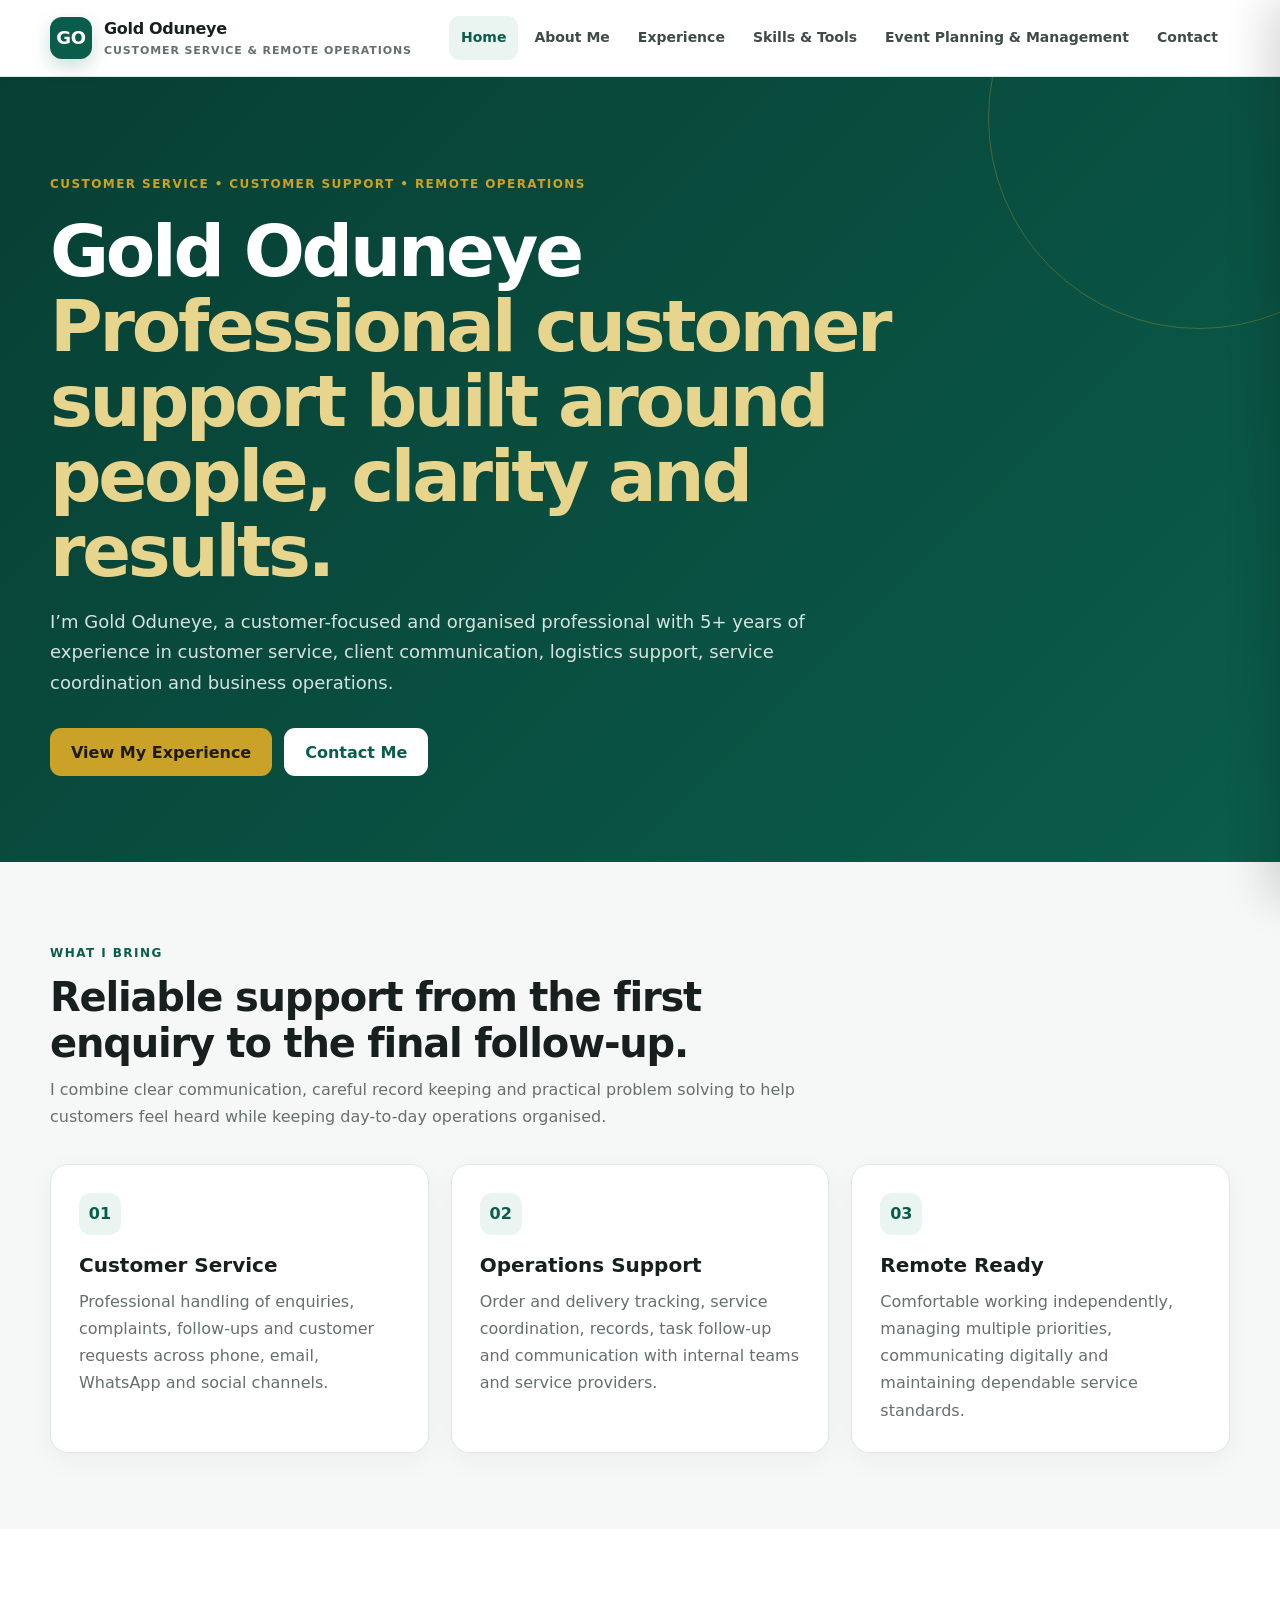
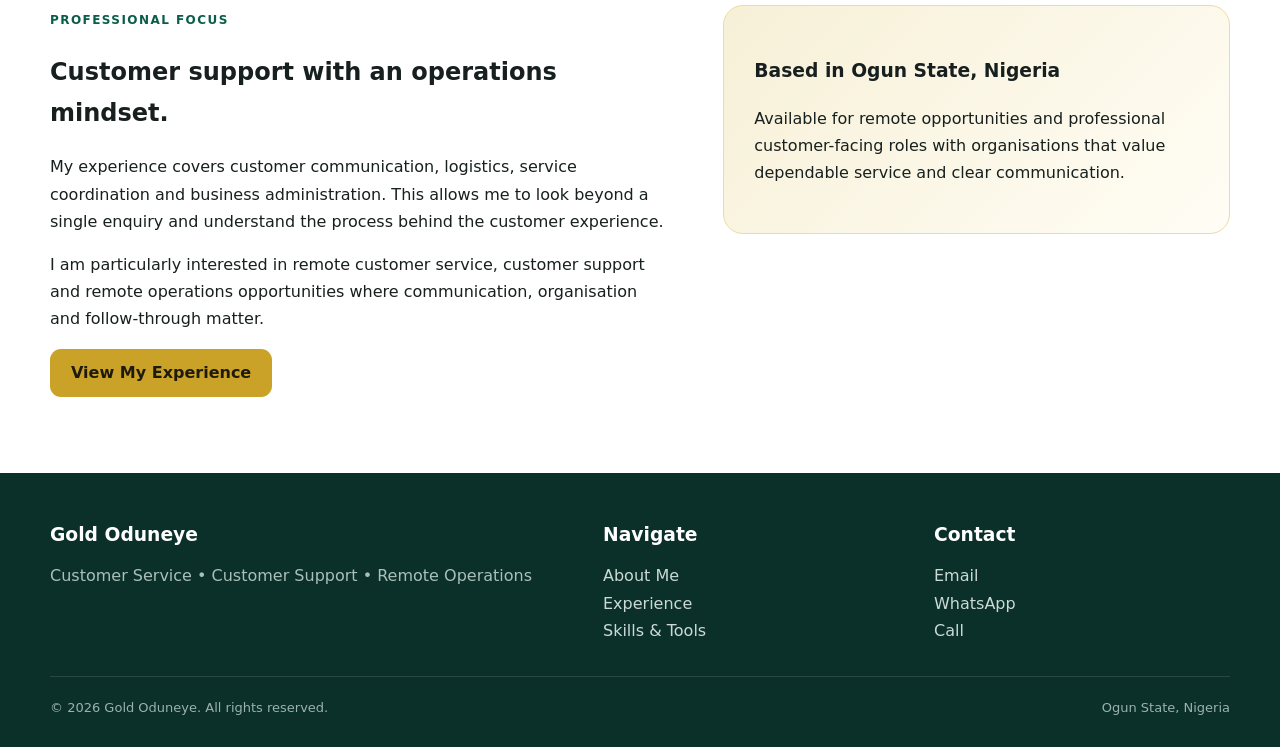
<file: index.html>
<!doctype html>
<html lang="en">
<head>
<meta charset="utf-8">
<meta name="viewport" content="width=device-width, initial-scale=1, viewport-fit=cover">
<meta name="description" content="I’m Gold Oduneye, a customer-focused and organised professional with 5+ years of experience in customer service, client communication, logistics support, service coordination and business operations.">
<meta name="theme-color" content="#0b5d4b">
<title>Gold Oduneye | Customer Service & Remote Operations</title>
<link rel="stylesheet" href="style.css">
</head>
<body>
<header class="site-header">
  <div class="container header-inner">
    <a class="brand" href="index.html" aria-label="Gold Oduneye Home">
      <span class="brand-mark">GO</span><span>Gold Oduneye<small>Customer Service & Remote Operations</small></span>
    </a>
    <nav class="desktop-nav" aria-label="Main navigation"><a href="index.html" class="active">Home</a><a href="about.html" class="">About Me</a><a href="experience.html" class="">Experience</a><a href="skills.html" class="">Skills & Tools</a><a href="event-planning.html" class="">Event Planning & Management</a><a href="contact.html" class="">Contact</a></nav>
    <button class="menu-btn" data-menu-open aria-label="Open navigation menu" aria-controls="mobile-drawer">☰</button>
  </div>
</header>
<div class="drawer-overlay" data-overlay></div>
<aside class="drawer" id="mobile-drawer" data-drawer aria-label="Mobile navigation">
  <div class="drawer-top"><strong>Menu</strong><button class="drawer-close" data-menu-close aria-label="Close navigation menu">×</button></div>
  <nav><a href="index.html" class="active">Home</a><a href="about.html" class="">About Me</a><a href="experience.html" class="">Experience</a><a href="skills.html" class="">Skills & Tools</a><a href="event-planning.html" class="">Event Planning & Management</a><a href="contact.html" class="">Contact</a></nav>
</aside>

<section class="hero">
  <div class="container">
    <span class="eyebrow">Customer Service • Customer Support • Remote Operations</span>
    <h1>Gold Oduneye<br><span>Professional customer support built around people, clarity and results.</span></h1>
    <p>I’m Gold Oduneye, a customer-focused and organised professional with 5+ years of experience in customer service, client communication, logistics support, service coordination and business operations.</p>
    <div class="hero-actions"><a class="btn btn-primary" href="experience.html">View My Experience</a><a class="btn btn-light" href="contact.html">Contact Me</a></div>
  </div>
</section>

<section class="section">
  <div class="container">
    <div class="section-head">
      <span class="eyebrow" style="color:var(--emerald)">What I bring</span>
      <h2>Reliable support from the first enquiry to the final follow-up.</h2>
      <p>I combine clear communication, careful record keeping and practical problem solving to help customers feel heard while keeping day-to-day operations organised.</p>
    </div>
    <div class="grid-3">
      <article class="card"><div class="icon">01</div><h3>Customer Service</h3><p>Professional handling of enquiries, complaints, follow-ups and customer requests across phone, email, WhatsApp and social channels.</p></article>
      <article class="card"><div class="icon">02</div><h3>Operations Support</h3><p>Order and delivery tracking, service coordination, records, task follow-up and communication with internal teams and service providers.</p></article>
      <article class="card"><div class="icon">03</div><h3>Remote Ready</h3><p>Comfortable working independently, managing multiple priorities, communicating digitally and maintaining dependable service standards.</p></article>
    </div>
  </div>
</section>
<section class="section alt">
  <div class="container split">
    <div>
      <span class="eyebrow" style="color:var(--emerald)">Professional focus</span>
      <h2>Customer support with an operations mindset.</h2>
      <p>My experience covers customer communication, logistics, service coordination and business administration. This allows me to look beyond a single enquiry and understand the process behind the customer experience.</p>
      <p>I am particularly interested in remote customer service, customer support and remote operations opportunities where communication, organisation and follow-through matter.</p>
      <a class="btn btn-primary" href="experience.html">View My Experience</a>
    </div>
    <div class="callout"><h3>Based in Ogun State, Nigeria</h3><p>Available for remote opportunities and professional customer-facing roles with organisations that value dependable service and clear communication.</p></div>
  </div>
</section>

<footer class="footer">
  <div class="container">
    <div class="footer-grid">
      <div><h3>Gold Oduneye</h3><p>Customer Service • Customer Support • Remote Operations</p></div>
      <div><h3>Navigate</h3><p><a href="about.html">About Me</a><br><a href="experience.html">Experience</a><br><a href="skills.html">Skills & Tools</a></p></div>
      <div><h3>Contact</h3><p><a href="mailto:gbemisolaoduneye01@gmail.com">Email</a><br><a href="https://wa.me/2348124260037">WhatsApp</a><br><a href="tel:+2349034512364">Call</a></p></div>
    </div>
    <div class="footer-bottom"><span>© 2026 Gold Oduneye. All rights reserved.</span><span>Ogun State, Nigeria</span></div>
  </div>
</footer>

<script>
(function(){
  const openBtn=document.querySelector('[data-menu-open]');
  const closeBtn=document.querySelector('[data-menu-close]');
  const drawer=document.querySelector('[data-drawer]');
  const overlay=document.querySelector('[data-overlay]');
  function open(){drawer.classList.add('open');overlay.classList.add('open');document.body.style.overflow='hidden';}
  function close(){drawer.classList.remove('open');overlay.classList.remove('open');document.body.style.overflow='';}
  if(openBtn) openBtn.addEventListener('click',open);
  if(closeBtn) closeBtn.addEventListener('click',close);
  if(overlay) overlay.addEventListener('click',close);
  document.querySelectorAll('[data-drawer] a').forEach(a=>a.addEventListener('click',close));
  document.addEventListener('keydown',e=>{if(e.key==='Escape')close()});
})();
</script>

</body></html>
</file>
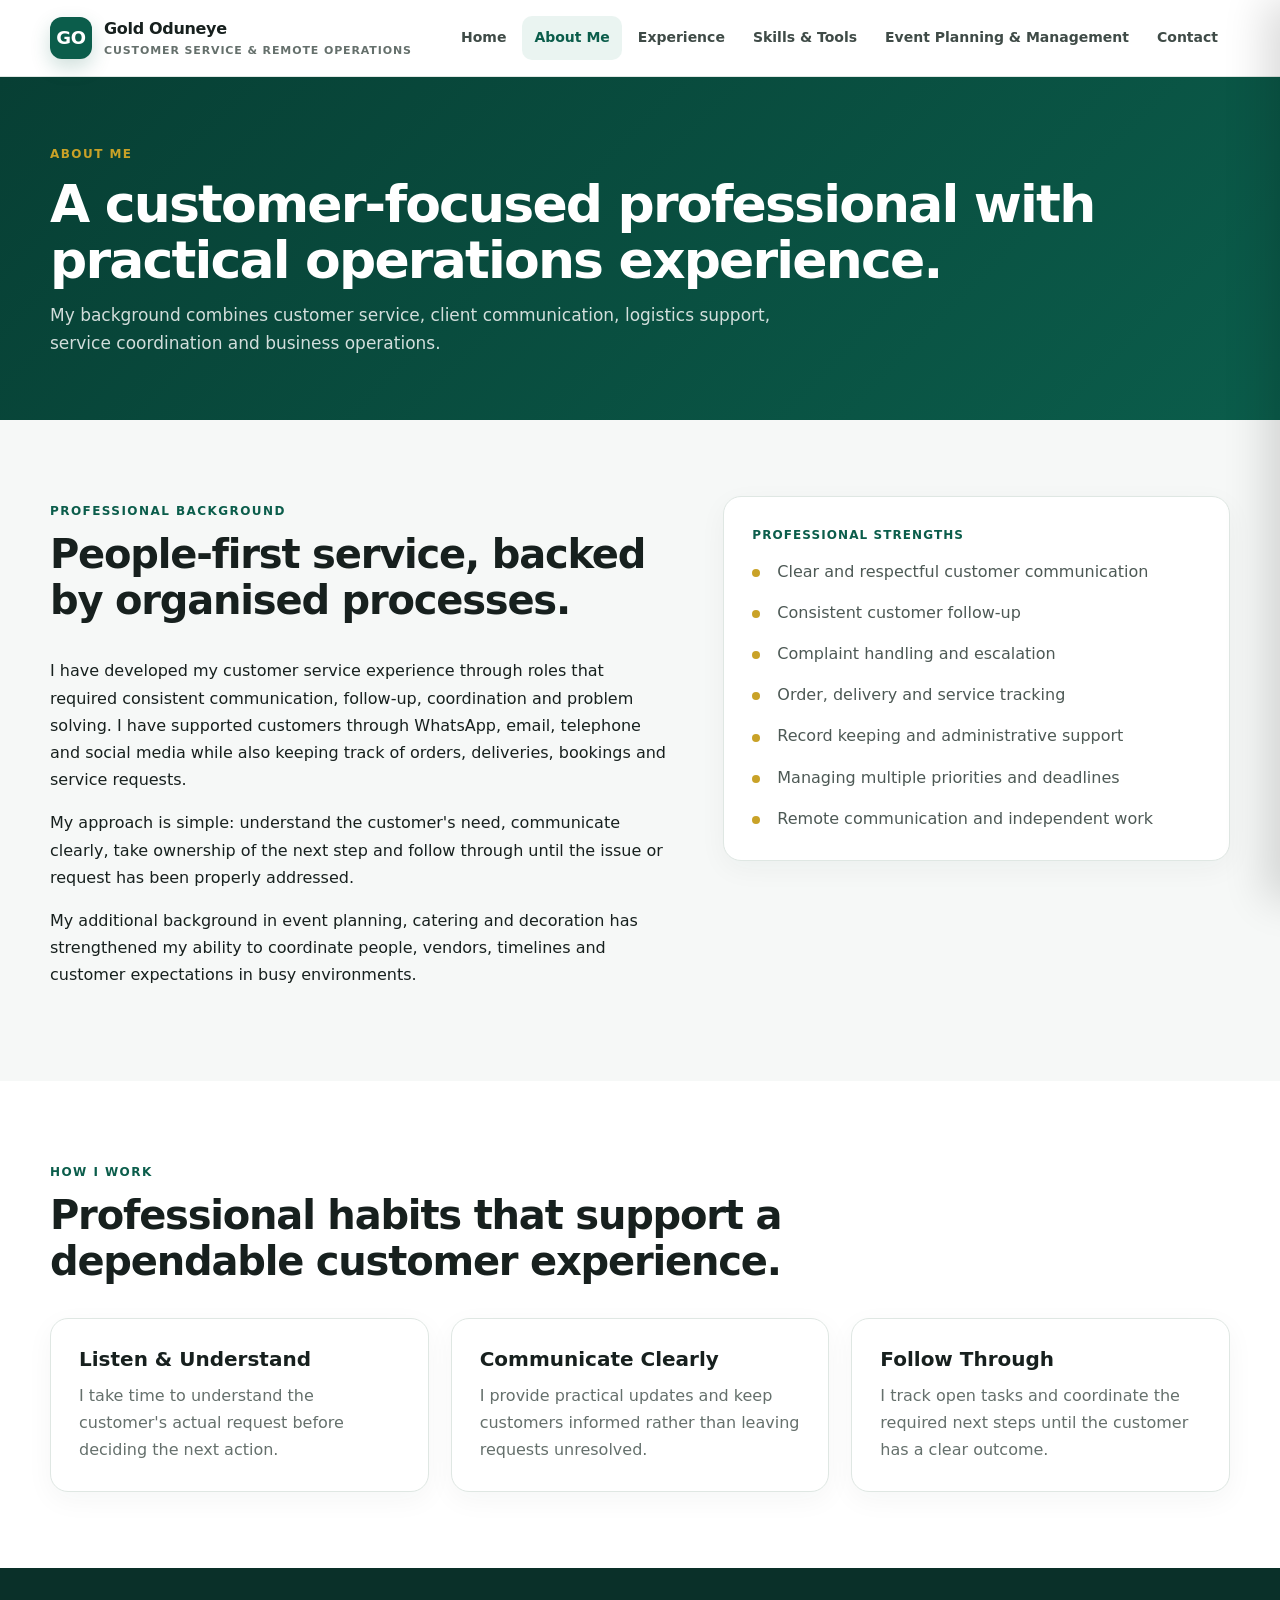
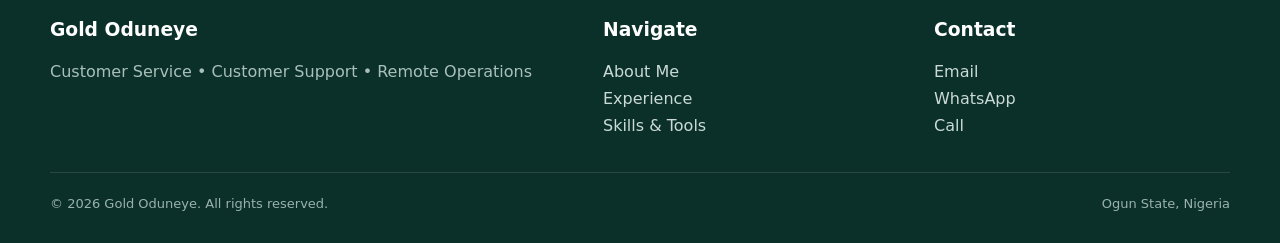
<file: about.html>
<!doctype html>
<html lang="en">
<head>
<meta charset="utf-8">
<meta name="viewport" content="width=device-width, initial-scale=1, viewport-fit=cover">
<meta name="description" content="My background combines customer service, client communication, logistics support, service coordination and business operations.">
<meta name="theme-color" content="#0b5d4b">
<title>About Me | Gold Oduneye</title>
<link rel="stylesheet" href="style.css">
</head>
<body>
<header class="site-header">
  <div class="container header-inner">
    <a class="brand" href="index.html" aria-label="Gold Oduneye Home">
      <span class="brand-mark">GO</span><span>Gold Oduneye<small>Customer Service & Remote Operations</small></span>
    </a>
    <nav class="desktop-nav" aria-label="Main navigation"><a href="index.html" class="">Home</a><a href="about.html" class="active">About Me</a><a href="experience.html" class="">Experience</a><a href="skills.html" class="">Skills & Tools</a><a href="event-planning.html" class="">Event Planning & Management</a><a href="contact.html" class="">Contact</a></nav>
    <button class="menu-btn" data-menu-open aria-label="Open navigation menu" aria-controls="mobile-drawer">☰</button>
  </div>
</header>
<div class="drawer-overlay" data-overlay></div>
<aside class="drawer" id="mobile-drawer" data-drawer aria-label="Mobile navigation">
  <div class="drawer-top"><strong>Menu</strong><button class="drawer-close" data-menu-close aria-label="Close navigation menu">×</button></div>
  <nav><a href="index.html" class="">Home</a><a href="about.html" class="active">About Me</a><a href="experience.html" class="">Experience</a><a href="skills.html" class="">Skills & Tools</a><a href="event-planning.html" class="">Event Planning & Management</a><a href="contact.html" class="">Contact</a></nav>
</aside>

<section class="page-hero"><div class="container"><span class="eyebrow">About Me</span><h1>A customer-focused professional with practical operations experience.</h1><p>My background combines customer service, client communication, logistics support, service coordination and business operations.</p></div></section>

<section class="section">
  <div class="container split">
    <div>
      <div class="section-head"><span class="eyebrow" style="color:var(--emerald)">Professional background</span><h2>People-first service, backed by organised processes.</h2></div>
      <p>I have developed my customer service experience through roles that required consistent communication, follow-up, coordination and problem solving. I have supported customers through WhatsApp, email, telephone and social media while also keeping track of orders, deliveries, bookings and service requests.</p>
      <p>My approach is simple: understand the customer's need, communicate clearly, take ownership of the next step and follow through until the issue or request has been properly addressed.</p>
      <p>My additional background in event planning, catering and decoration has strengthened my ability to coordinate people, vendors, timelines and customer expectations in busy environments.</p>
    </div>
    <aside class="card">
      <div class="kicker">Professional strengths</div>
      <ul class="list">
        <li>Clear and respectful customer communication</li>
        <li>Consistent customer follow-up</li>
        <li>Complaint handling and escalation</li>
        <li>Order, delivery and service tracking</li>
        <li>Record keeping and administrative support</li>
        <li>Managing multiple priorities and deadlines</li>
        <li>Remote communication and independent work</li>
      </ul>
    </aside>
  </div>
</section>
<section class="section alt">
  <div class="container">
    <div class="section-head"><span class="eyebrow" style="color:var(--emerald)">How I work</span><h2>Professional habits that support a dependable customer experience.</h2></div>
    <div class="grid-3">
      <article class="card"><h3>Listen & Understand</h3><p>I take time to understand the customer's actual request before deciding the next action.</p></article>
      <article class="card"><h3>Communicate Clearly</h3><p>I provide practical updates and keep customers informed rather than leaving requests unresolved.</p></article>
      <article class="card"><h3>Follow Through</h3><p>I track open tasks and coordinate the required next steps until the customer has a clear outcome.</p></article>
    </div>
  </div>
</section>

<footer class="footer">
  <div class="container">
    <div class="footer-grid">
      <div><h3>Gold Oduneye</h3><p>Customer Service • Customer Support • Remote Operations</p></div>
      <div><h3>Navigate</h3><p><a href="about.html">About Me</a><br><a href="experience.html">Experience</a><br><a href="skills.html">Skills & Tools</a></p></div>
      <div><h3>Contact</h3><p><a href="mailto:gbemisolaoduneye01@gmail.com">Email</a><br><a href="https://wa.me/2348124260037">WhatsApp</a><br><a href="tel:+2349034512364">Call</a></p></div>
    </div>
    <div class="footer-bottom"><span>© 2026 Gold Oduneye. All rights reserved.</span><span>Ogun State, Nigeria</span></div>
  </div>
</footer>

<script>
(function(){
  const openBtn=document.querySelector('[data-menu-open]');
  const closeBtn=document.querySelector('[data-menu-close]');
  const drawer=document.querySelector('[data-drawer]');
  const overlay=document.querySelector('[data-overlay]');
  function open(){drawer.classList.add('open');overlay.classList.add('open');document.body.style.overflow='hidden';}
  function close(){drawer.classList.remove('open');overlay.classList.remove('open');document.body.style.overflow='';}
  if(openBtn) openBtn.addEventListener('click',open);
  if(closeBtn) closeBtn.addEventListener('click',close);
  if(overlay) overlay.addEventListener('click',close);
  document.querySelectorAll('[data-drawer] a').forEach(a=>a.addEventListener('click',close));
  document.addEventListener('keydown',e=>{if(e.key==='Escape')close()});
})();
</script>

</body></html>
</file>
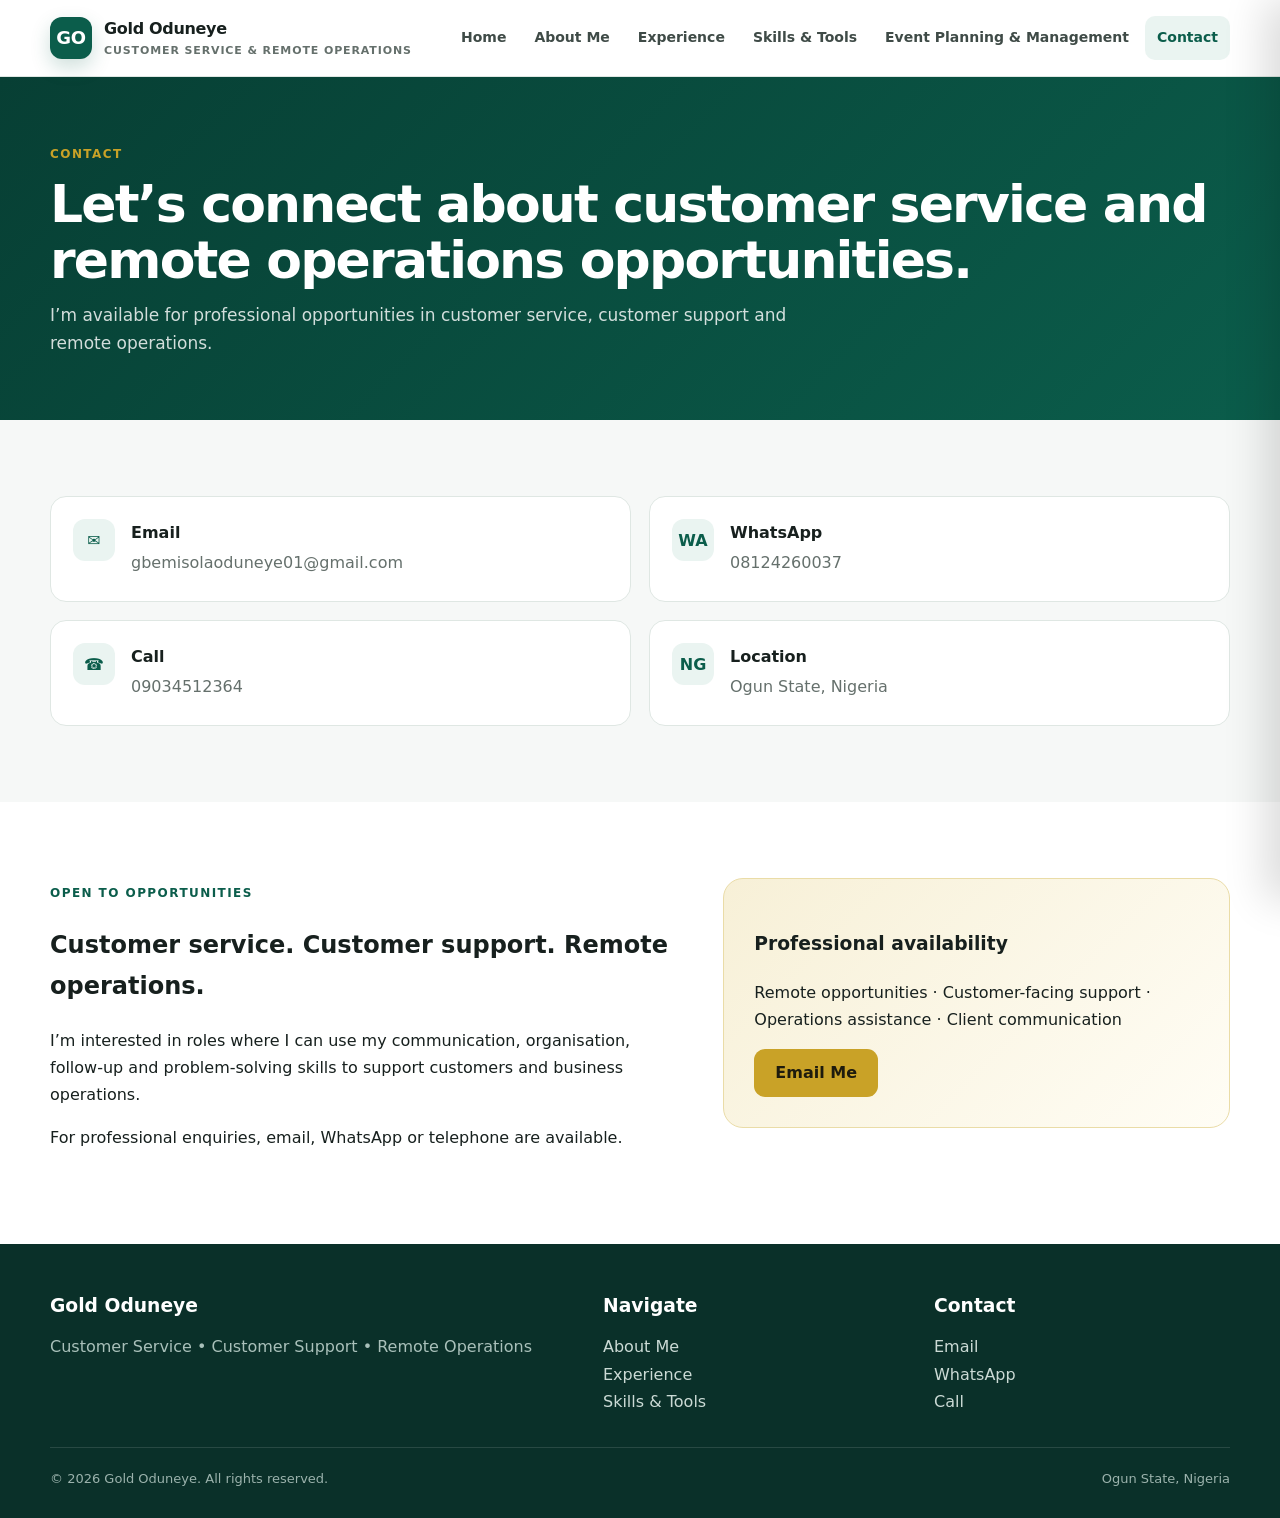
<file: contact.html>
<!doctype html>
<html lang="en">
<head>
<meta charset="utf-8">
<meta name="viewport" content="width=device-width, initial-scale=1, viewport-fit=cover">
<meta name="description" content="I’m available for professional opportunities in customer service, customer support and remote operations.">
<meta name="theme-color" content="#0b5d4b">
<title>Contact | Gold Oduneye</title>
<link rel="stylesheet" href="style.css">
</head>
<body>
<header class="site-header">
  <div class="container header-inner">
    <a class="brand" href="index.html" aria-label="Gold Oduneye Home">
      <span class="brand-mark">GO</span><span>Gold Oduneye<small>Customer Service & Remote Operations</small></span>
    </a>
    <nav class="desktop-nav" aria-label="Main navigation"><a href="index.html" class="">Home</a><a href="about.html" class="">About Me</a><a href="experience.html" class="">Experience</a><a href="skills.html" class="">Skills & Tools</a><a href="event-planning.html" class="">Event Planning & Management</a><a href="contact.html" class="active">Contact</a></nav>
    <button class="menu-btn" data-menu-open aria-label="Open navigation menu" aria-controls="mobile-drawer">☰</button>
  </div>
</header>
<div class="drawer-overlay" data-overlay></div>
<aside class="drawer" id="mobile-drawer" data-drawer aria-label="Mobile navigation">
  <div class="drawer-top"><strong>Menu</strong><button class="drawer-close" data-menu-close aria-label="Close navigation menu">×</button></div>
  <nav><a href="index.html" class="">Home</a><a href="about.html" class="">About Me</a><a href="experience.html" class="">Experience</a><a href="skills.html" class="">Skills & Tools</a><a href="event-planning.html" class="">Event Planning & Management</a><a href="contact.html" class="active">Contact</a></nav>
</aside>

<section class="page-hero"><div class="container"><span class="eyebrow">Contact</span><h1>Let’s connect about customer service and remote operations opportunities.</h1><p>I’m available for professional opportunities in customer service, customer support and remote operations.</p></div></section>

<section class="section">
  <div class="container">
    <div class="contact-grid">
      <a class="contact-item" href="mailto:gbemisolaoduneye01@gmail.com"><div class="icon">✉</div><div><strong>Email</strong><span>gbemisolaoduneye01@gmail.com</span></div></a>
      <a class="contact-item" href="https://wa.me/2348124260037" target="_blank" rel="noopener"><div class="icon">WA</div><div><strong>WhatsApp</strong><span>08124260037</span></div></a>
      <a class="contact-item" href="tel:+2349034512364"><div class="icon">☎</div><div><strong>Call</strong><span>09034512364</span></div></a>
      <div class="contact-item"><div class="icon">NG</div><div><strong>Location</strong><span>Ogun State, Nigeria</span></div></div>
    </div>
  </div>
</section>
<section class="section alt"><div class="container split"><div><span class="eyebrow" style="color:var(--emerald)">Open to opportunities</span><h2>Customer service. Customer support. Remote operations.</h2><p>I’m interested in roles where I can use my communication, organisation, follow-up and problem-solving skills to support customers and business operations.</p><p>For professional enquiries, email, WhatsApp or telephone are available.</p></div><div class="callout"><h3>Professional availability</h3><p>Remote opportunities · Customer-facing support · Operations assistance · Client communication</p><a class="btn btn-primary" href="mailto:gbemisolaoduneye01@gmail.com">Email Me</a></div></div></section>

<footer class="footer">
  <div class="container">
    <div class="footer-grid">
      <div><h3>Gold Oduneye</h3><p>Customer Service • Customer Support • Remote Operations</p></div>
      <div><h3>Navigate</h3><p><a href="about.html">About Me</a><br><a href="experience.html">Experience</a><br><a href="skills.html">Skills & Tools</a></p></div>
      <div><h3>Contact</h3><p><a href="mailto:gbemisolaoduneye01@gmail.com">Email</a><br><a href="https://wa.me/2348124260037">WhatsApp</a><br><a href="tel:+2349034512364">Call</a></p></div>
    </div>
    <div class="footer-bottom"><span>© 2026 Gold Oduneye. All rights reserved.</span><span>Ogun State, Nigeria</span></div>
  </div>
</footer>

<script>
(function(){
  const openBtn=document.querySelector('[data-menu-open]');
  const closeBtn=document.querySelector('[data-menu-close]');
  const drawer=document.querySelector('[data-drawer]');
  const overlay=document.querySelector('[data-overlay]');
  function open(){drawer.classList.add('open');overlay.classList.add('open');document.body.style.overflow='hidden';}
  function close(){drawer.classList.remove('open');overlay.classList.remove('open');document.body.style.overflow='';}
  if(openBtn) openBtn.addEventListener('click',open);
  if(closeBtn) closeBtn.addEventListener('click',close);
  if(overlay) overlay.addEventListener('click',close);
  document.querySelectorAll('[data-drawer] a').forEach(a=>a.addEventListener('click',close));
  document.addEventListener('keydown',e=>{if(e.key==='Escape')close()});
})();
</script>

</body></html>
</file>
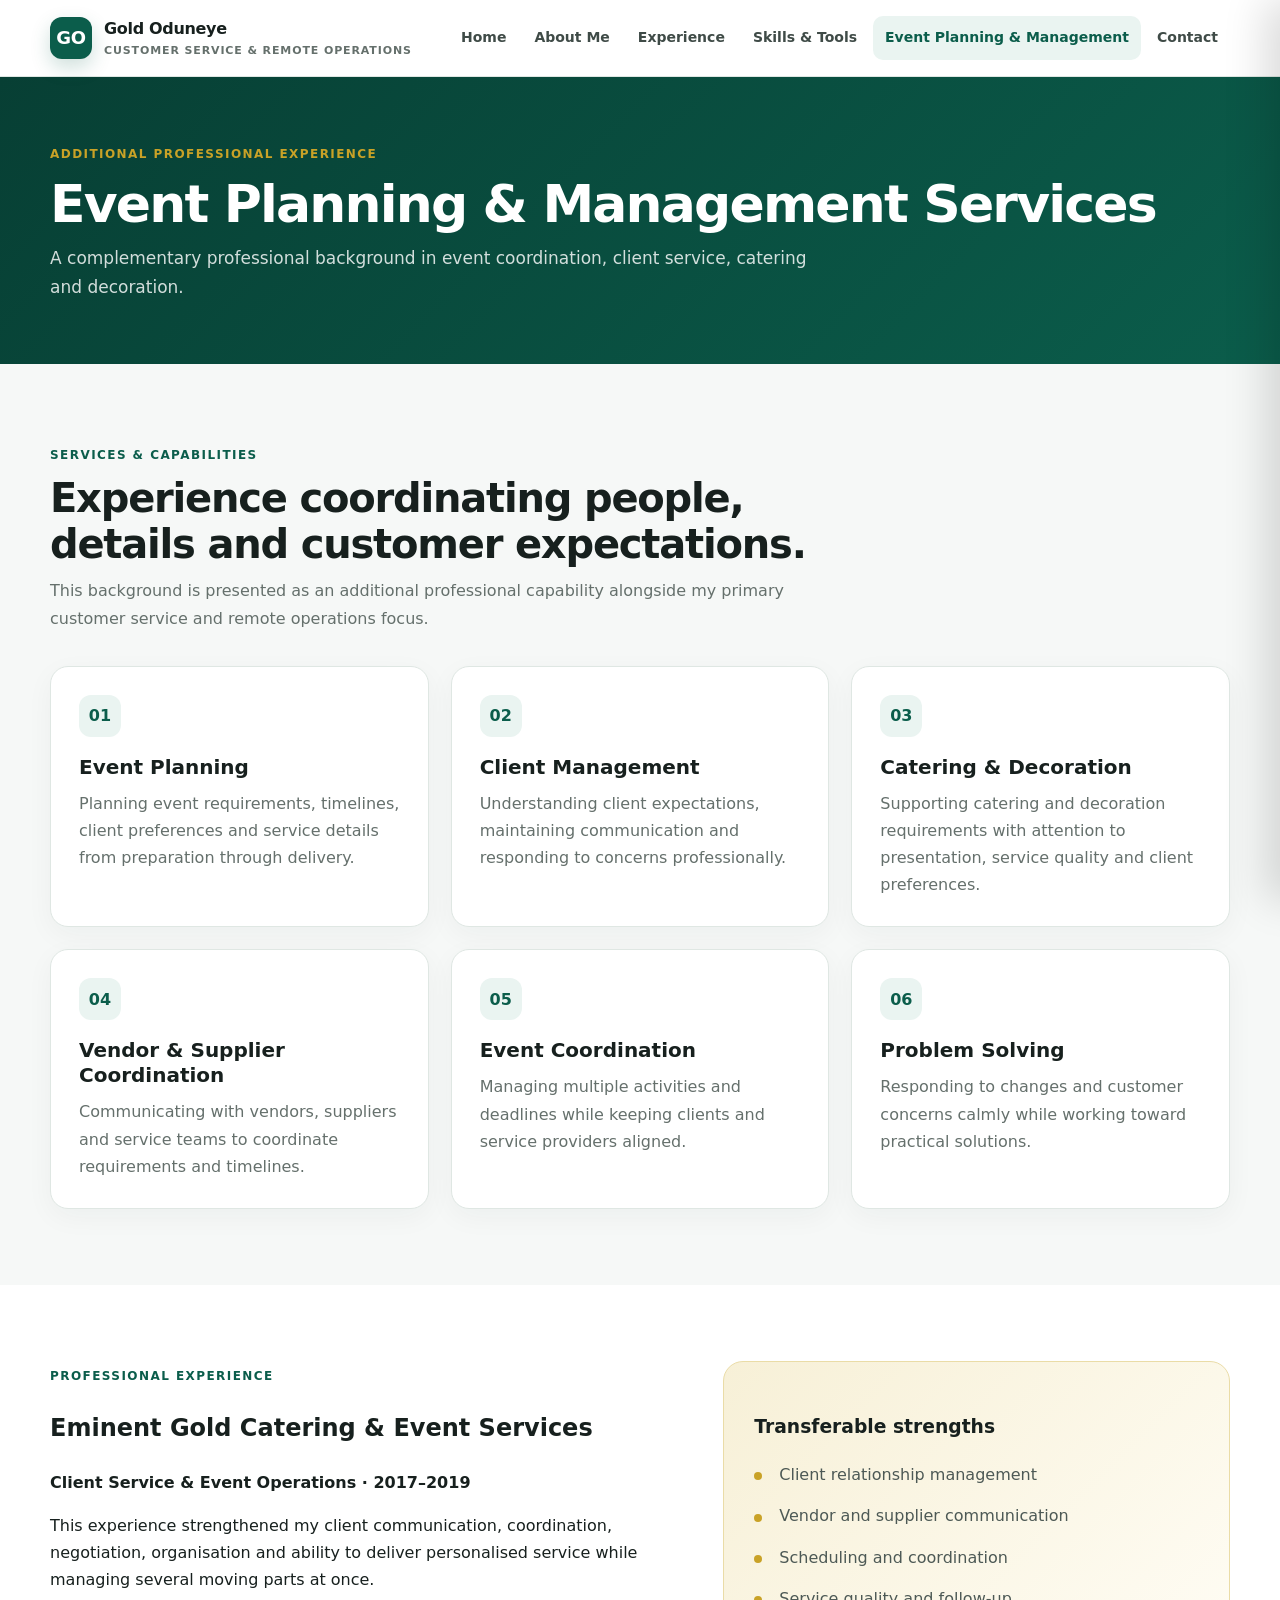
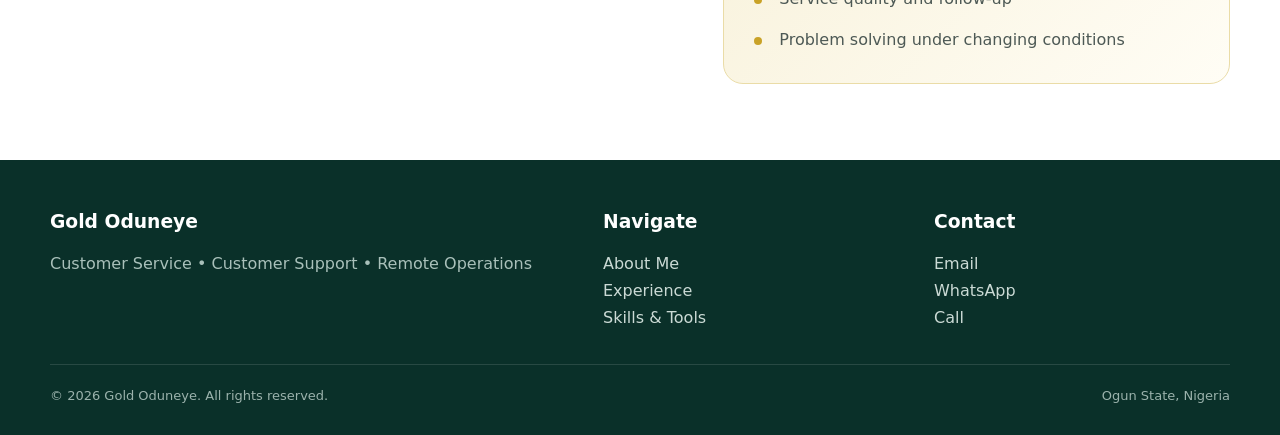
<file: event-planning.html>
<!doctype html>
<html lang="en">
<head>
<meta charset="utf-8">
<meta name="viewport" content="width=device-width, initial-scale=1, viewport-fit=cover">
<meta name="description" content="A complementary professional background in event coordination, client service, catering and decoration.">
<meta name="theme-color" content="#0b5d4b">
<title>Event Planning & Management Services | Gold Oduneye</title>
<link rel="stylesheet" href="style.css">
</head>
<body>
<header class="site-header">
  <div class="container header-inner">
    <a class="brand" href="index.html" aria-label="Gold Oduneye Home">
      <span class="brand-mark">GO</span><span>Gold Oduneye<small>Customer Service & Remote Operations</small></span>
    </a>
    <nav class="desktop-nav" aria-label="Main navigation"><a href="index.html" class="">Home</a><a href="about.html" class="">About Me</a><a href="experience.html" class="">Experience</a><a href="skills.html" class="">Skills & Tools</a><a href="event-planning.html" class="active">Event Planning & Management</a><a href="contact.html" class="">Contact</a></nav>
    <button class="menu-btn" data-menu-open aria-label="Open navigation menu" aria-controls="mobile-drawer">☰</button>
  </div>
</header>
<div class="drawer-overlay" data-overlay></div>
<aside class="drawer" id="mobile-drawer" data-drawer aria-label="Mobile navigation">
  <div class="drawer-top"><strong>Menu</strong><button class="drawer-close" data-menu-close aria-label="Close navigation menu">×</button></div>
  <nav><a href="index.html" class="">Home</a><a href="about.html" class="">About Me</a><a href="experience.html" class="">Experience</a><a href="skills.html" class="">Skills & Tools</a><a href="event-planning.html" class="active">Event Planning & Management</a><a href="contact.html" class="">Contact</a></nav>
</aside>

<section class="page-hero"><div class="container"><span class="eyebrow">Additional Professional Experience</span><h1>Event Planning & Management Services</h1><p>A complementary professional background in event coordination, client service, catering and decoration.</p></div></section>

<section class="section">
  <div class="container">
    <div class="section-head"><span class="eyebrow" style="color:var(--emerald)">Services & capabilities</span><h2>Experience coordinating people, details and customer expectations.</h2><p>This background is presented as an additional professional capability alongside my primary customer service and remote operations focus.</p></div>
    <div class="grid-3">
      <article class="card"><div class="icon">01</div><h3>Event Planning</h3><p>Planning event requirements, timelines, client preferences and service details from preparation through delivery.</p></article>
      <article class="card"><div class="icon">02</div><h3>Client Management</h3><p>Understanding client expectations, maintaining communication and responding to concerns professionally.</p></article>
      <article class="card"><div class="icon">03</div><h3>Catering & Decoration</h3><p>Supporting catering and decoration requirements with attention to presentation, service quality and client preferences.</p></article>
      <article class="card"><div class="icon">04</div><h3>Vendor & Supplier Coordination</h3><p>Communicating with vendors, suppliers and service teams to coordinate requirements and timelines.</p></article>
      <article class="card"><div class="icon">05</div><h3>Event Coordination</h3><p>Managing multiple activities and deadlines while keeping clients and service providers aligned.</p></article>
      <article class="card"><div class="icon">06</div><h3>Problem Solving</h3><p>Responding to changes and customer concerns calmly while working toward practical solutions.</p></article>
    </div>
  </div>
</section>
<section class="section alt"><div class="container split"><div><span class="eyebrow" style="color:var(--emerald)">Professional Experience</span><h2>Eminent Gold Catering & Event Services</h2><p><strong>Client Service & Event Operations · 2017–2019</strong></p><p>This experience strengthened my client communication, coordination, negotiation, organisation and ability to deliver personalised service while managing several moving parts at once.</p></div><div class="callout"><h3>Transferable strengths</h3><ul class="list"><li>Client relationship management</li><li>Vendor and supplier communication</li><li>Scheduling and coordination</li><li>Service quality and follow-up</li><li>Problem solving under changing conditions</li></ul></div></div></section>

<footer class="footer">
  <div class="container">
    <div class="footer-grid">
      <div><h3>Gold Oduneye</h3><p>Customer Service • Customer Support • Remote Operations</p></div>
      <div><h3>Navigate</h3><p><a href="about.html">About Me</a><br><a href="experience.html">Experience</a><br><a href="skills.html">Skills & Tools</a></p></div>
      <div><h3>Contact</h3><p><a href="mailto:gbemisolaoduneye01@gmail.com">Email</a><br><a href="https://wa.me/2348124260037">WhatsApp</a><br><a href="tel:+2349034512364">Call</a></p></div>
    </div>
    <div class="footer-bottom"><span>© 2026 Gold Oduneye. All rights reserved.</span><span>Ogun State, Nigeria</span></div>
  </div>
</footer>

<script>
(function(){
  const openBtn=document.querySelector('[data-menu-open]');
  const closeBtn=document.querySelector('[data-menu-close]');
  const drawer=document.querySelector('[data-drawer]');
  const overlay=document.querySelector('[data-overlay]');
  function open(){drawer.classList.add('open');overlay.classList.add('open');document.body.style.overflow='hidden';}
  function close(){drawer.classList.remove('open');overlay.classList.remove('open');document.body.style.overflow='';}
  if(openBtn) openBtn.addEventListener('click',open);
  if(closeBtn) closeBtn.addEventListener('click',close);
  if(overlay) overlay.addEventListener('click',close);
  document.querySelectorAll('[data-drawer] a').forEach(a=>a.addEventListener('click',close));
  document.addEventListener('keydown',e=>{if(e.key==='Escape')close()});
})();
</script>

</body></html>
</file>
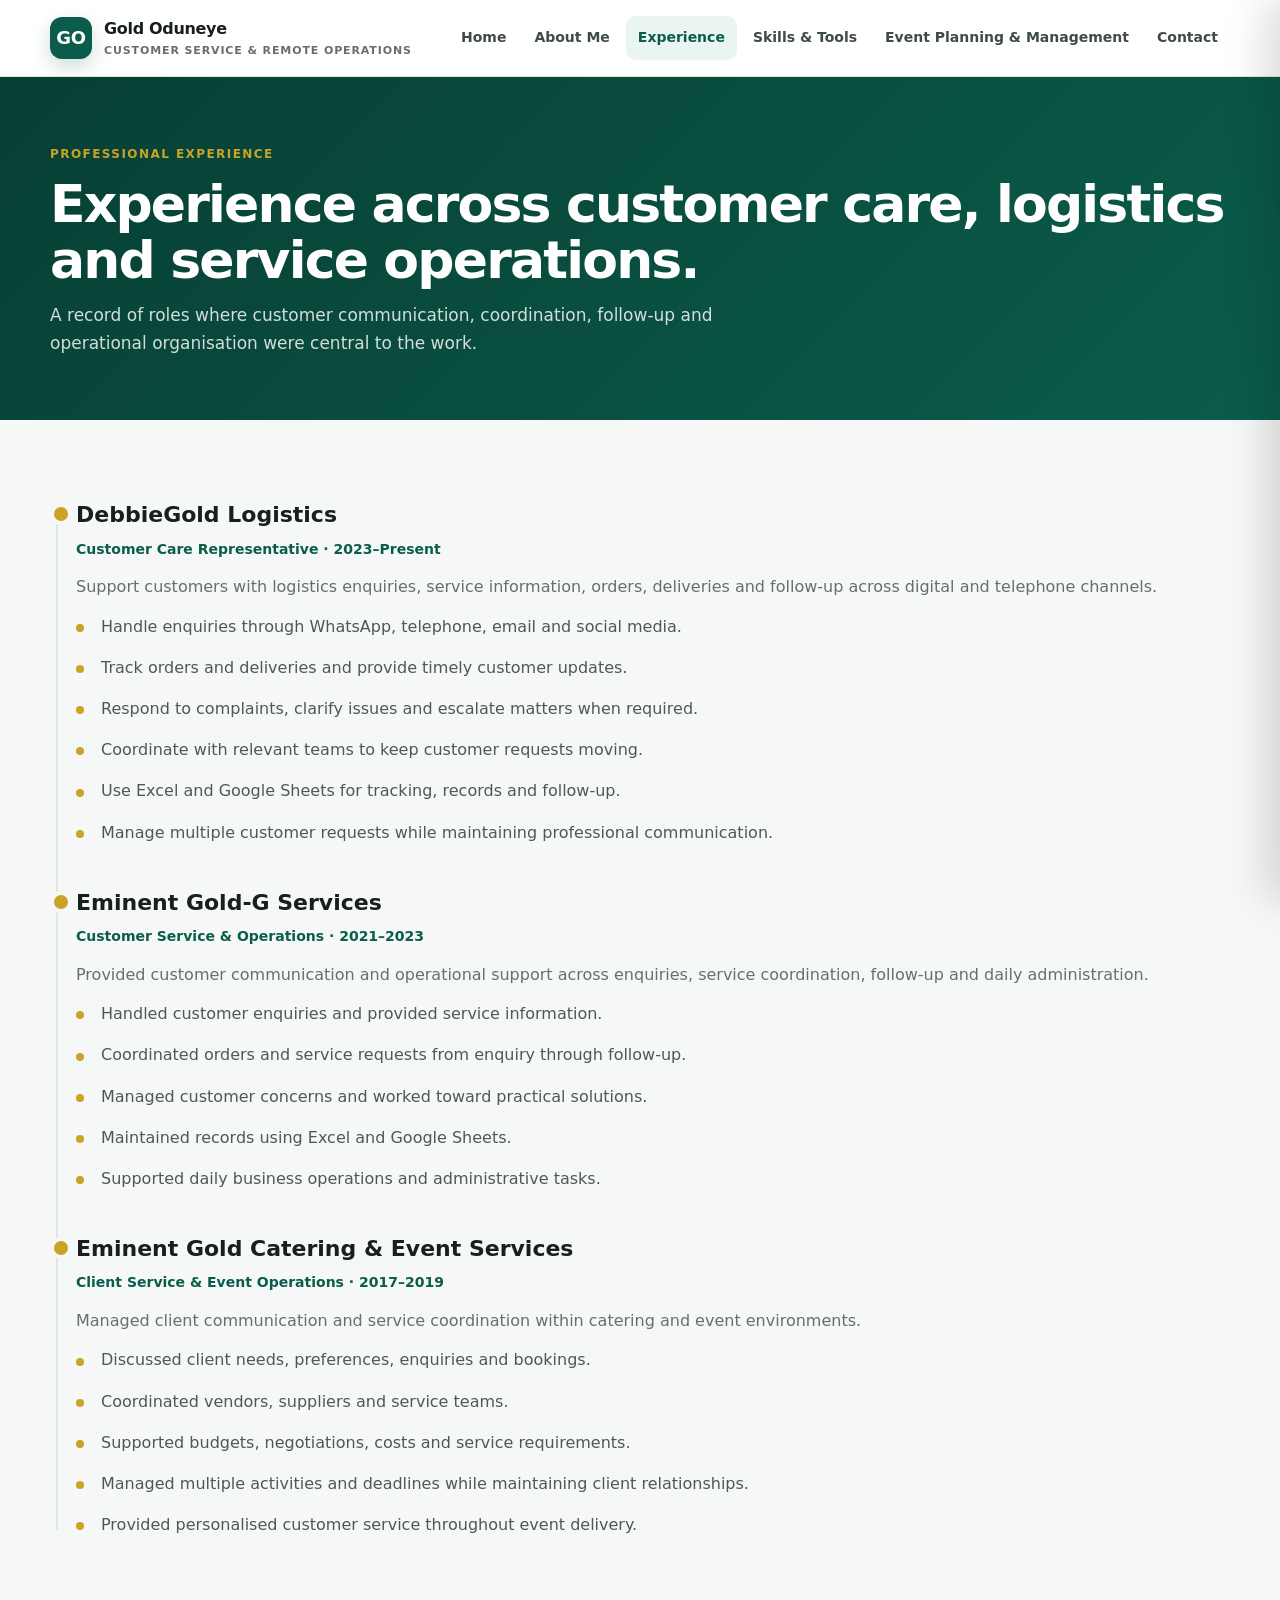
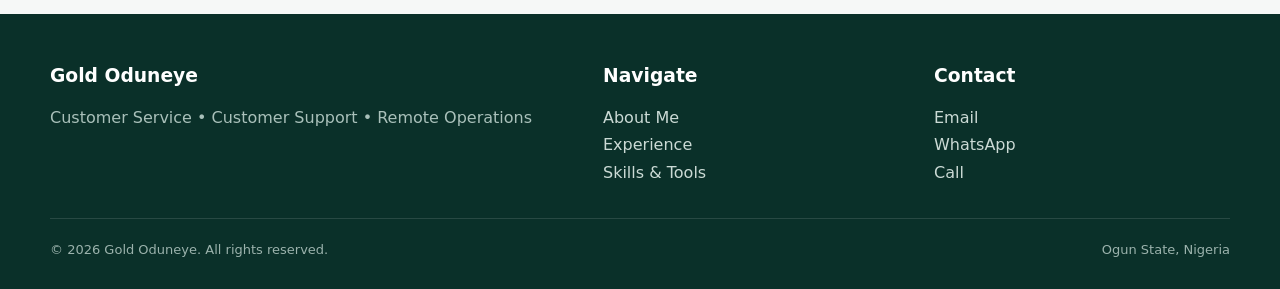
<file: experience.html>
<!doctype html>
<html lang="en">
<head>
<meta charset="utf-8">
<meta name="viewport" content="width=device-width, initial-scale=1, viewport-fit=cover">
<meta name="description" content="A record of roles where customer communication, coordination, follow-up and operational organisation were central to the work.">
<meta name="theme-color" content="#0b5d4b">
<title>Experience | Gold Oduneye</title>
<link rel="stylesheet" href="style.css">
</head>
<body>
<header class="site-header">
  <div class="container header-inner">
    <a class="brand" href="index.html" aria-label="Gold Oduneye Home">
      <span class="brand-mark">GO</span><span>Gold Oduneye<small>Customer Service & Remote Operations</small></span>
    </a>
    <nav class="desktop-nav" aria-label="Main navigation"><a href="index.html" class="">Home</a><a href="about.html" class="">About Me</a><a href="experience.html" class="active">Experience</a><a href="skills.html" class="">Skills & Tools</a><a href="event-planning.html" class="">Event Planning & Management</a><a href="contact.html" class="">Contact</a></nav>
    <button class="menu-btn" data-menu-open aria-label="Open navigation menu" aria-controls="mobile-drawer">☰</button>
  </div>
</header>
<div class="drawer-overlay" data-overlay></div>
<aside class="drawer" id="mobile-drawer" data-drawer aria-label="Mobile navigation">
  <div class="drawer-top"><strong>Menu</strong><button class="drawer-close" data-menu-close aria-label="Close navigation menu">×</button></div>
  <nav><a href="index.html" class="">Home</a><a href="about.html" class="">About Me</a><a href="experience.html" class="active">Experience</a><a href="skills.html" class="">Skills & Tools</a><a href="event-planning.html" class="">Event Planning & Management</a><a href="contact.html" class="">Contact</a></nav>
</aside>

<section class="page-hero"><div class="container"><span class="eyebrow">Professional Experience</span><h1>Experience across customer care, logistics and service operations.</h1><p>A record of roles where customer communication, coordination, follow-up and operational organisation were central to the work.</p></div></section>

<section class="section">
  <div class="container">
    <div class="timeline">
      <article class="role">
        <h3>DebbieGold Logistics</h3><div class="meta">Customer Care Representative · 2023–Present</div>
        <p>Support customers with logistics enquiries, service information, orders, deliveries and follow-up across digital and telephone channels.</p>
        <ul class="list">
          <li>Handle enquiries through WhatsApp, telephone, email and social media.</li>
          <li>Track orders and deliveries and provide timely customer updates.</li>
          <li>Respond to complaints, clarify issues and escalate matters when required.</li>
          <li>Coordinate with relevant teams to keep customer requests moving.</li>
          <li>Use Excel and Google Sheets for tracking, records and follow-up.</li>
          <li>Manage multiple customer requests while maintaining professional communication.</li>
        </ul>
      </article>
      <article class="role">
        <h3>Eminent Gold-G Services</h3><div class="meta">Customer Service & Operations · 2021–2023</div>
        <p>Provided customer communication and operational support across enquiries, service coordination, follow-up and daily administration.</p>
        <ul class="list">
          <li>Handled customer enquiries and provided service information.</li>
          <li>Coordinated orders and service requests from enquiry through follow-up.</li>
          <li>Managed customer concerns and worked toward practical solutions.</li>
          <li>Maintained records using Excel and Google Sheets.</li>
          <li>Supported daily business operations and administrative tasks.</li>
        </ul>
      </article>
      <article class="role">
        <h3>Eminent Gold Catering & Event Services</h3><div class="meta">Client Service & Event Operations · 2017–2019</div>
        <p>Managed client communication and service coordination within catering and event environments.</p>
        <ul class="list">
          <li>Discussed client needs, preferences, enquiries and bookings.</li>
          <li>Coordinated vendors, suppliers and service teams.</li>
          <li>Supported budgets, negotiations, costs and service requirements.</li>
          <li>Managed multiple activities and deadlines while maintaining client relationships.</li>
          <li>Provided personalised customer service throughout event delivery.</li>
        </ul>
      </article>
    </div>
  </div>
</section>

<footer class="footer">
  <div class="container">
    <div class="footer-grid">
      <div><h3>Gold Oduneye</h3><p>Customer Service • Customer Support • Remote Operations</p></div>
      <div><h3>Navigate</h3><p><a href="about.html">About Me</a><br><a href="experience.html">Experience</a><br><a href="skills.html">Skills & Tools</a></p></div>
      <div><h3>Contact</h3><p><a href="mailto:gbemisolaoduneye01@gmail.com">Email</a><br><a href="https://wa.me/2348124260037">WhatsApp</a><br><a href="tel:+2349034512364">Call</a></p></div>
    </div>
    <div class="footer-bottom"><span>© 2026 Gold Oduneye. All rights reserved.</span><span>Ogun State, Nigeria</span></div>
  </div>
</footer>

<script>
(function(){
  const openBtn=document.querySelector('[data-menu-open]');
  const closeBtn=document.querySelector('[data-menu-close]');
  const drawer=document.querySelector('[data-drawer]');
  const overlay=document.querySelector('[data-overlay]');
  function open(){drawer.classList.add('open');overlay.classList.add('open');document.body.style.overflow='hidden';}
  function close(){drawer.classList.remove('open');overlay.classList.remove('open');document.body.style.overflow='';}
  if(openBtn) openBtn.addEventListener('click',open);
  if(closeBtn) closeBtn.addEventListener('click',close);
  if(overlay) overlay.addEventListener('click',close);
  document.querySelectorAll('[data-drawer] a').forEach(a=>a.addEventListener('click',close));
  document.addEventListener('keydown',e=>{if(e.key==='Escape')close()});
})();
</script>

</body></html>
</file>
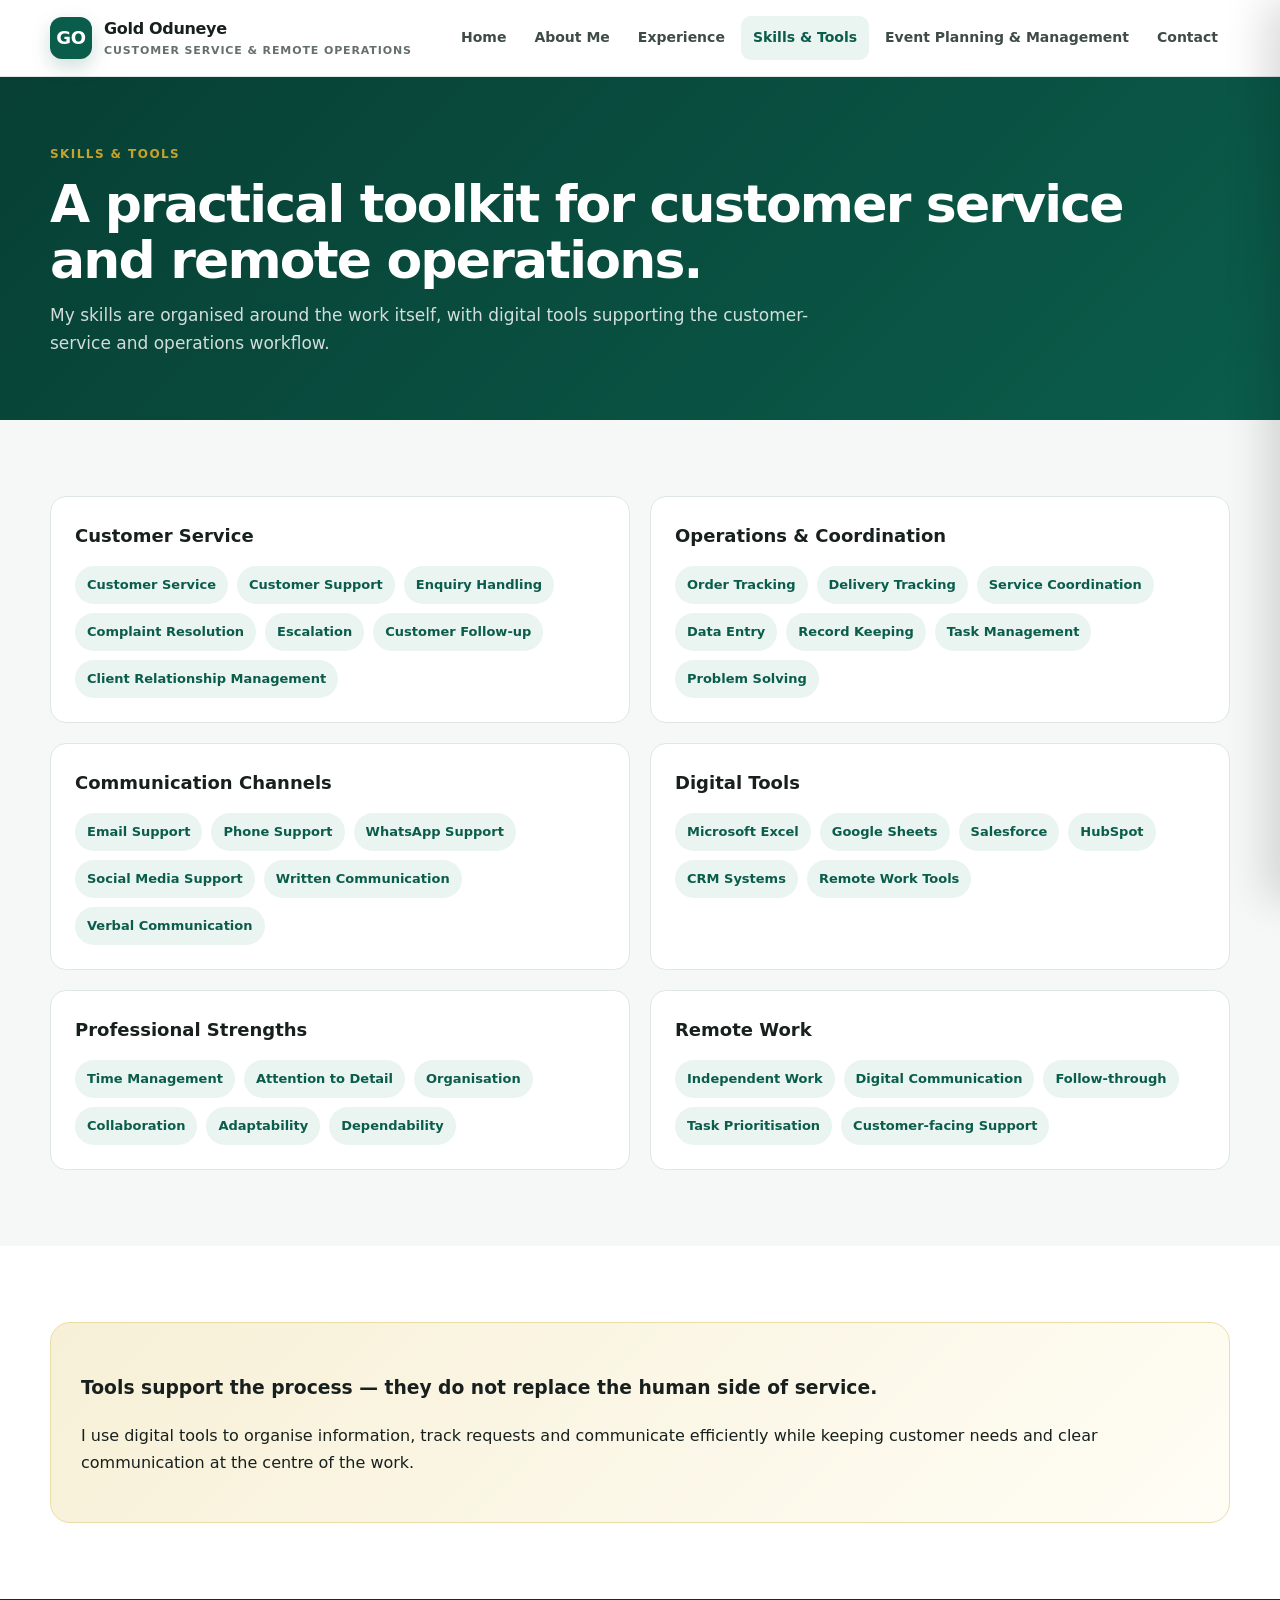
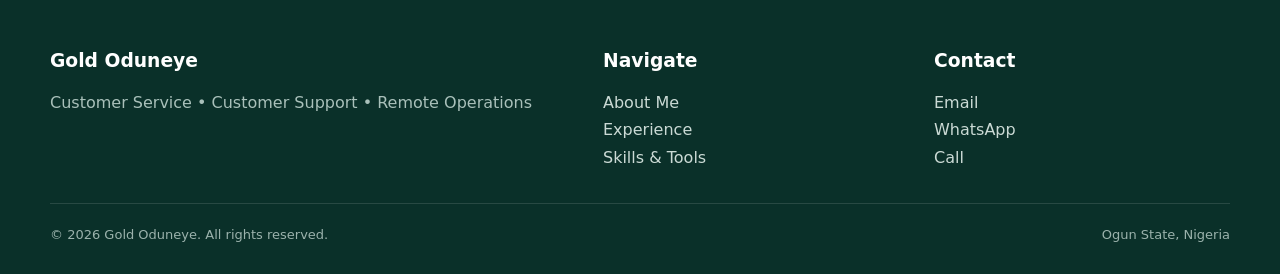
<file: skills.html>
<!doctype html>
<html lang="en">
<head>
<meta charset="utf-8">
<meta name="viewport" content="width=device-width, initial-scale=1, viewport-fit=cover">
<meta name="description" content="My skills are organised around the work itself, with digital tools supporting the customer-service and operations workflow.">
<meta name="theme-color" content="#0b5d4b">
<title>Skills & Tools | Gold Oduneye</title>
<link rel="stylesheet" href="style.css">
</head>
<body>
<header class="site-header">
  <div class="container header-inner">
    <a class="brand" href="index.html" aria-label="Gold Oduneye Home">
      <span class="brand-mark">GO</span><span>Gold Oduneye<small>Customer Service & Remote Operations</small></span>
    </a>
    <nav class="desktop-nav" aria-label="Main navigation"><a href="index.html" class="">Home</a><a href="about.html" class="">About Me</a><a href="experience.html" class="">Experience</a><a href="skills.html" class="active">Skills & Tools</a><a href="event-planning.html" class="">Event Planning & Management</a><a href="contact.html" class="">Contact</a></nav>
    <button class="menu-btn" data-menu-open aria-label="Open navigation menu" aria-controls="mobile-drawer">☰</button>
  </div>
</header>
<div class="drawer-overlay" data-overlay></div>
<aside class="drawer" id="mobile-drawer" data-drawer aria-label="Mobile navigation">
  <div class="drawer-top"><strong>Menu</strong><button class="drawer-close" data-menu-close aria-label="Close navigation menu">×</button></div>
  <nav><a href="index.html" class="">Home</a><a href="about.html" class="">About Me</a><a href="experience.html" class="">Experience</a><a href="skills.html" class="active">Skills & Tools</a><a href="event-planning.html" class="">Event Planning & Management</a><a href="contact.html" class="">Contact</a></nav>
</aside>

<section class="page-hero"><div class="container"><span class="eyebrow">Skills & Tools</span><h1>A practical toolkit for customer service and remote operations.</h1><p>My skills are organised around the work itself, with digital tools supporting the customer-service and operations workflow.</p></div></section>

<section class="section">
  <div class="container">
    <div class="tool-groups">
      <article class="tool-group"><h3>Customer Service</h3><div class="tag-list">
        <span class="tag">Customer Service</span><span class="tag">Customer Support</span><span class="tag">Enquiry Handling</span><span class="tag">Complaint Resolution</span><span class="tag">Escalation</span><span class="tag">Customer Follow-up</span><span class="tag">Client Relationship Management</span>
      </div></article>
      <article class="tool-group"><h3>Operations & Coordination</h3><div class="tag-list">
        <span class="tag">Order Tracking</span><span class="tag">Delivery Tracking</span><span class="tag">Service Coordination</span><span class="tag">Data Entry</span><span class="tag">Record Keeping</span><span class="tag">Task Management</span><span class="tag">Problem Solving</span>
      </div></article>
      <article class="tool-group"><h3>Communication Channels</h3><div class="tag-list">
        <span class="tag">Email Support</span><span class="tag">Phone Support</span><span class="tag">WhatsApp Support</span><span class="tag">Social Media Support</span><span class="tag">Written Communication</span><span class="tag">Verbal Communication</span>
      </div></article>
      <article class="tool-group"><h3>Digital Tools</h3><div class="tag-list">
        <span class="tag">Microsoft Excel</span><span class="tag">Google Sheets</span><span class="tag">Salesforce</span><span class="tag">HubSpot</span><span class="tag">CRM Systems</span><span class="tag">Remote Work Tools</span>
      </div></article>
      <article class="tool-group"><h3>Professional Strengths</h3><div class="tag-list">
        <span class="tag">Time Management</span><span class="tag">Attention to Detail</span><span class="tag">Organisation</span><span class="tag">Collaboration</span><span class="tag">Adaptability</span><span class="tag">Dependability</span>
      </div></article>
      <article class="tool-group"><h3>Remote Work</h3><div class="tag-list">
        <span class="tag">Independent Work</span><span class="tag">Digital Communication</span><span class="tag">Follow-through</span><span class="tag">Task Prioritisation</span><span class="tag">Customer-facing Support</span>
      </div></article>
    </div>
  </div>
</section>
<section class="section alt"><div class="container"><div class="callout"><h3>Tools support the process — they do not replace the human side of service.</h3><p>I use digital tools to organise information, track requests and communicate efficiently while keeping customer needs and clear communication at the centre of the work.</p></div></div></section>

<footer class="footer">
  <div class="container">
    <div class="footer-grid">
      <div><h3>Gold Oduneye</h3><p>Customer Service • Customer Support • Remote Operations</p></div>
      <div><h3>Navigate</h3><p><a href="about.html">About Me</a><br><a href="experience.html">Experience</a><br><a href="skills.html">Skills & Tools</a></p></div>
      <div><h3>Contact</h3><p><a href="mailto:gbemisolaoduneye01@gmail.com">Email</a><br><a href="https://wa.me/2348124260037">WhatsApp</a><br><a href="tel:+2349034512364">Call</a></p></div>
    </div>
    <div class="footer-bottom"><span>© 2026 Gold Oduneye. All rights reserved.</span><span>Ogun State, Nigeria</span></div>
  </div>
</footer>

<script>
(function(){
  const openBtn=document.querySelector('[data-menu-open]');
  const closeBtn=document.querySelector('[data-menu-close]');
  const drawer=document.querySelector('[data-drawer]');
  const overlay=document.querySelector('[data-overlay]');
  function open(){drawer.classList.add('open');overlay.classList.add('open');document.body.style.overflow='hidden';}
  function close(){drawer.classList.remove('open');overlay.classList.remove('open');document.body.style.overflow='';}
  if(openBtn) openBtn.addEventListener('click',open);
  if(closeBtn) closeBtn.addEventListener('click',close);
  if(overlay) overlay.addEventListener('click',close);
  document.querySelectorAll('[data-drawer] a').forEach(a=>a.addEventListener('click',close));
  document.addEventListener('keydown',e=>{if(e.key==='Escape')close()});
})();
</script>

</body></html>
</file>
<file: style.css>
:root{
  --emerald:#0b5d4b;
  --emerald-dark:#073f34;
  --emerald-soft:#eaf4f1;
  --gold:#c9a227;
  --gold-soft:#f7f0d7;
  --ink:#17201e;
  --muted:#65706c;
  --line:#dfe7e3;
  --surface:#ffffff;
  --bg:#f6f8f7;
  --shadow:0 18px 45px rgba(7,63,52,.10);
  --radius:18px;
  --max:1180px;
}
*{box-sizing:border-box}
html{scroll-behavior:smooth}
body{
  margin:0;
  font-family:Inter,ui-sans-serif,system-ui,-apple-system,BlinkMacSystemFont,"Segoe UI",sans-serif;
  color:var(--ink); background:var(--bg); line-height:1.7;
}
a{color:inherit;text-decoration:none}
img{max-width:100%}
.container{width:min(var(--max),calc(100% - 40px));margin:auto}
.site-header{
  position:sticky;top:0;z-index:1000;background:rgba(255,255,255,.96);
  backdrop-filter:blur(12px);border-bottom:1px solid var(--line);
}
.header-inner{height:76px;display:flex;align-items:center;justify-content:space-between;gap:24px}
.brand{display:flex;align-items:center;gap:12px;font-weight:800;letter-spacing:-.02em}
.brand-mark{
  width:42px;height:42px;border-radius:12px;background:var(--emerald);color:white;
  display:grid;place-items:center;font-weight:900;font-size:18px;
  box-shadow:0 8px 20px rgba(11,93,75,.2)
}
.brand small{display:block;color:var(--muted);font-weight:600;font-size:11px;letter-spacing:.08em;text-transform:uppercase}
.desktop-nav{display:flex;align-items:center;gap:4px}
.desktop-nav a{padding:10px 12px;border-radius:10px;font-size:14px;font-weight:700;color:#3f4b47}
.desktop-nav a:hover,.desktop-nav a.active{background:var(--emerald-soft);color:var(--emerald)}
.menu-btn{
  display:none;border:1px solid var(--line);background:white;width:44px;height:44px;
  border-radius:12px;cursor:pointer;color:var(--emerald);font-size:21px
}
.drawer-overlay{
  position:fixed;inset:0;background:rgba(0,0,0,.38);z-index:1090;
  opacity:0;pointer-events:none;transition:.25s
}
.drawer{
  position:fixed;top:0;right:-330px;width:min(330px,88vw);height:100vh;background:white;
  z-index:1100;padding:24px;box-shadow:-15px 0 40px rgba(0,0,0,.14);transition:.28s;
  overflow:auto
}
.drawer.open{right:0}.drawer-overlay.open{opacity:1;pointer-events:auto}
.drawer-top{display:flex;align-items:center;justify-content:space-between;margin-bottom:28px}
.drawer-close{border:0;background:var(--emerald-soft);color:var(--emerald);width:40px;height:40px;border-radius:10px;font-size:22px;cursor:pointer}
.drawer nav a{display:block;padding:15px 14px;border-bottom:1px solid var(--line);font-weight:750}
.drawer nav a.active{color:var(--emerald);background:var(--emerald-soft);border-radius:10px;border-bottom-color:transparent}
.hero{
  background:linear-gradient(135deg,var(--emerald-dark),var(--emerald));
  color:white;padding:92px 0 86px;position:relative;overflow:hidden
}
.hero:after{content:"";position:absolute;width:420px;height:420px;border:1px solid rgba(201,162,39,.32);border-radius:50%;right:-130px;top:-170px}
.eyebrow{display:inline-flex;gap:8px;align-items:center;color:var(--gold);font-weight:800;font-size:12px;letter-spacing:.12em;text-transform:uppercase}
.hero h1{font-size:clamp(40px,6vw,72px);line-height:1.04;letter-spacing:-.045em;margin:18px 0 18px;max-width:850px}
.hero h1 span{color:#e8d58d}
.hero p{font-size:18px;max-width:760px;color:rgba(255,255,255,.84);margin:0}
.hero-actions{display:flex;flex-wrap:wrap;gap:12px;margin-top:30px}
.btn{display:inline-flex;align-items:center;justify-content:center;min-height:48px;padding:0 20px;border-radius:11px;font-weight:800;border:1px solid transparent;transition:.2s}
.btn-primary{background:var(--gold);color:#1e1b0d}.btn-primary:hover{transform:translateY(-2px)}
.btn-light{background:white;color:var(--emerald)}.btn-outline{border-color:rgba(255,255,255,.35);color:white}
.page-hero{background:linear-gradient(135deg,var(--emerald-dark),var(--emerald));color:white;padding:62px 0}
.page-hero h1{font-size:clamp(34px,5vw,52px);line-height:1.08;margin:10px 0 12px;letter-spacing:-.035em}
.page-hero p{max-width:760px;color:rgba(255,255,255,.82);font-size:17px;margin:0}
.section{padding:76px 0}.section.alt{background:white}
.section-head{max-width:760px;margin-bottom:34px}
.section-head h2{font-size:clamp(28px,4vw,40px);line-height:1.15;margin:8px 0 10px;letter-spacing:-.03em}
.section-head p{color:var(--muted);margin:0}
.grid-3{display:grid;grid-template-columns:repeat(3,1fr);gap:22px}
.grid-2{display:grid;grid-template-columns:repeat(2,1fr);gap:22px}
.card{
  background:white;border:1px solid var(--line);border-radius:var(--radius);padding:28px;box-shadow:0 8px 28px rgba(10,50,40,.045)
}
.card h3{margin:0 0 10px;font-size:20px;line-height:1.25}.card p{margin:0;color:var(--muted)}
.card .kicker{color:var(--emerald);font-size:12px;font-weight:850;letter-spacing:.09em;text-transform:uppercase;margin-bottom:12px}
.icon{width:42px;height:42px;border-radius:12px;background:var(--emerald-soft);color:var(--emerald);display:grid;place-items:center;font-weight:900;margin-bottom:18px}
.split{display:grid;grid-template-columns:1.1fr .9fr;gap:54px;align-items:start}
.list{display:grid;gap:14px;padding:0;margin:0;list-style:none}
.list li{position:relative;padding-left:25px;color:#4d5955}.list li:before{content:"";position:absolute;left:0;top:.7em;width:8px;height:8px;border-radius:50%;background:var(--gold)}
.timeline{position:relative;padding-left:26px}.timeline:before{content:"";position:absolute;left:6px;top:8px;bottom:8px;width:2px;background:var(--line)}
.role{position:relative;padding:0 0 38px}.role:last-child{padding-bottom:0}
.role:before{content:"";position:absolute;left:-26px;top:7px;width:14px;height:14px;border-radius:50%;background:var(--gold);border:4px solid var(--bg)}
.role h3{margin:0;font-size:22px}.role .meta{color:var(--emerald);font-weight:800;font-size:14px;margin:4px 0 12px}
.role p{color:var(--muted);margin:0 0 12px}
.tag-list{display:flex;flex-wrap:wrap;gap:9px}.tag{padding:8px 12px;border-radius:999px;background:var(--emerald-soft);color:var(--emerald);font-weight:750;font-size:13px}
.tool-groups{display:grid;grid-template-columns:repeat(2,1fr);gap:20px}
.tool-group{background:white;border:1px solid var(--line);border-radius:16px;padding:24px}
.tool-group h3{margin:0 0 14px;font-size:18px}
.callout{background:linear-gradient(135deg,#f7f0d7,#fffdf5);border:1px solid #eadca7;border-radius:20px;padding:30px}
.contact-grid{display:grid;grid-template-columns:repeat(2,1fr);gap:18px}
.contact-item{display:flex;gap:16px;align-items:flex-start;padding:22px;background:white;border:1px solid var(--line);border-radius:16px}
.contact-item strong{display:block;margin-bottom:3px}.contact-item span{color:var(--muted);word-break:break-word}
.footer{background:#0a3029;color:#dce9e5;padding:46px 0 28px}
.footer-grid{display:grid;grid-template-columns:1.4fr .8fr .8fr;gap:35px}
.footer h3{color:white;margin:0 0 12px}.footer p{color:#a9c0ba;margin:0}.footer a{color:#cbdad5}.footer a:hover{color:#fff}
.footer-bottom{border-top:1px solid rgba(255,255,255,.12);margin-top:32px;padding-top:20px;color:#9bb2ac;font-size:13px;display:flex;justify-content:space-between;gap:15px}
@media(max-width:900px){
  .desktop-nav{display:none}.menu-btn{display:block}
  .grid-3{grid-template-columns:1fr 1fr}.split{grid-template-columns:1fr;gap:35px}
  .footer-grid{grid-template-columns:1fr 1fr}
}
@media(max-width:620px){
  .container{width:min(var(--max),calc(100% - 28px))}
  .header-inner{height:68px}.brand-mark{width:38px;height:38px}.brand small{font-size:9px}
  .hero{padding:68px 0 62px}.hero h1{font-size:43px}.hero p{font-size:16px}
  .page-hero{padding:48px 0}.page-hero h1{font-size:36px}
  .section{padding:56px 0}.grid-3,.grid-2,.tool-groups,.contact-grid{grid-template-columns:1fr}
  .card{padding:23px}.footer-grid{grid-template-columns:1fr}.footer-bottom{flex-direction:column}
  .hero-actions .btn{width:100%}
}
@media(prefers-reduced-motion:reduce){html{scroll-behavior:auto}.btn,.drawer,.drawer-overlay{transition:none}}
</file>
